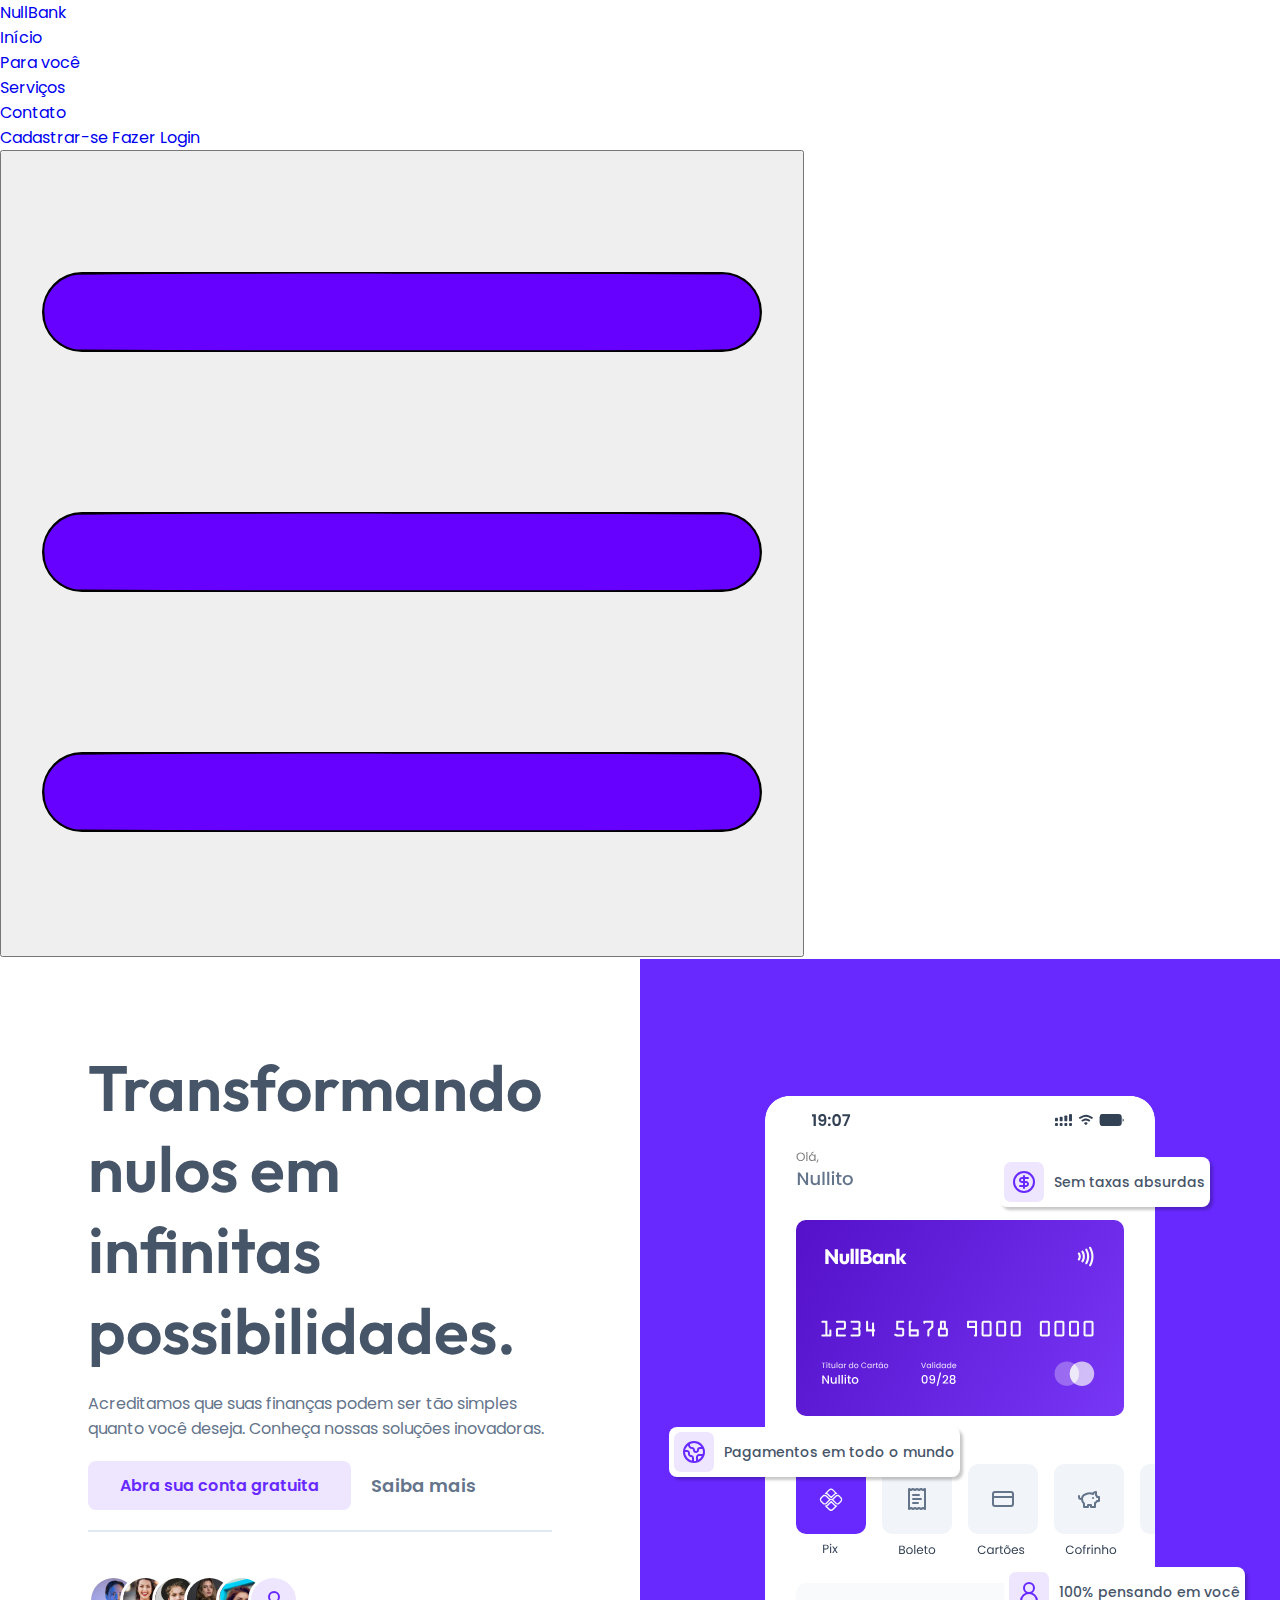
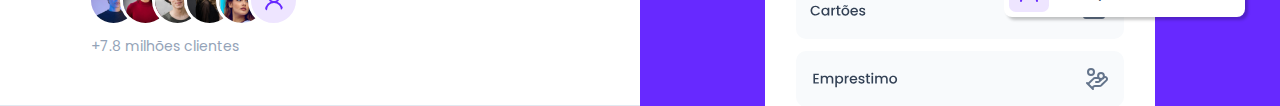
<file: index.html>
<!DOCTYPE html>
<html lang="en">
<head>
    <meta charset="UTF-8">
    <meta name="viewport" content="width=device-width, initial-scale=1.0">
    <link rel="stylesheet" href="src/css/reset.css">
    <link rel="stylesheet" href="src/css/styles.css">
    <title>NullBank</title>
</head>
<body>
    <header class="header">
        <p id="logo"><a href="#">NullBank</a></p>
        <nav>
            <ul class="nav" class="display">
                <li><a href="#">Início</a></li>
                <li><a href="#">Para você</a></li>
                <li><a href="#">Serviços</a></li>
                <li><a href="#">Contato</a></li>
            </ul>
        </nav>
        <div class="access">
            <a href="#" class="register">Cadastrar-se</a>
            <a href="#" class="login">Fazer Login</a>
        </div>
        <button class="nav-icon">
            <img src="src/icons/menu.svg" alt="menu">
        </button>
    </header>
    <main class="container">
        <section class="presentation">
            <div class="presentation-1">
                <h1 class="main-text">Transformando nulos em infinitas possibilidades.</h1>
                <p>Acreditamos que suas finanças podem ser tão simples quanto você deseja. Conheça nossas soluções inovadoras.</p>
                <div class="options">
                    <a href="#" class="open-account">Abra sua conta gratuita</a>
                    <a href="#" class="find-more">Saiba mais</a>
                </div>
                <hr>
                <div class="clients">
                    <img src="src/images/client-1.png" alt="client portrait">
                    <img src="src/images/client-2.png" alt="client portrait">
                    <img src="src/images/client-3.png" alt="client portrait">
                    <img src="src/images/client-4.png" alt="client portrait">
                    <img src="src/images/client-5.png" alt="client portrait">
                    <img src="src/icons/user-round.svg" alt="customer icon" id="user-icon">
                    <p>+7.8 milhões clientes</p>
                </div>
            </div>

            <div class="presentation-2">
                <div class="absolute-items">
                    <div class="absolute-item abs-item-1">
                        <img src="src/icons/circle-dollar-sign.svg" alt="dolar icon">
                        <span>Sem taxas absurdas</span>
                    </div>
                    <div class="absolute-item abs-item-2">
                        <img src="src/icons/earth.svg" alt="earth icon">
                        <span>Pagamentos em todo o mundo</span>
                    </div>
                    <div class="absolute-item abs-item-3">
                        <img src="src/icons/user-round.svg" alt="user icon">
                        <span>100% pensando em você</span>
                    </div>
                </div>
                <img src="src/images/app-1.svg" alt="NullBank app demo image" class="app-demo">
            </div>

    
        </section>
    </main>
    <footer>

    </footer>

    <script type="module" src="src/js/script.js"></script>
</body>
</html>
</file>
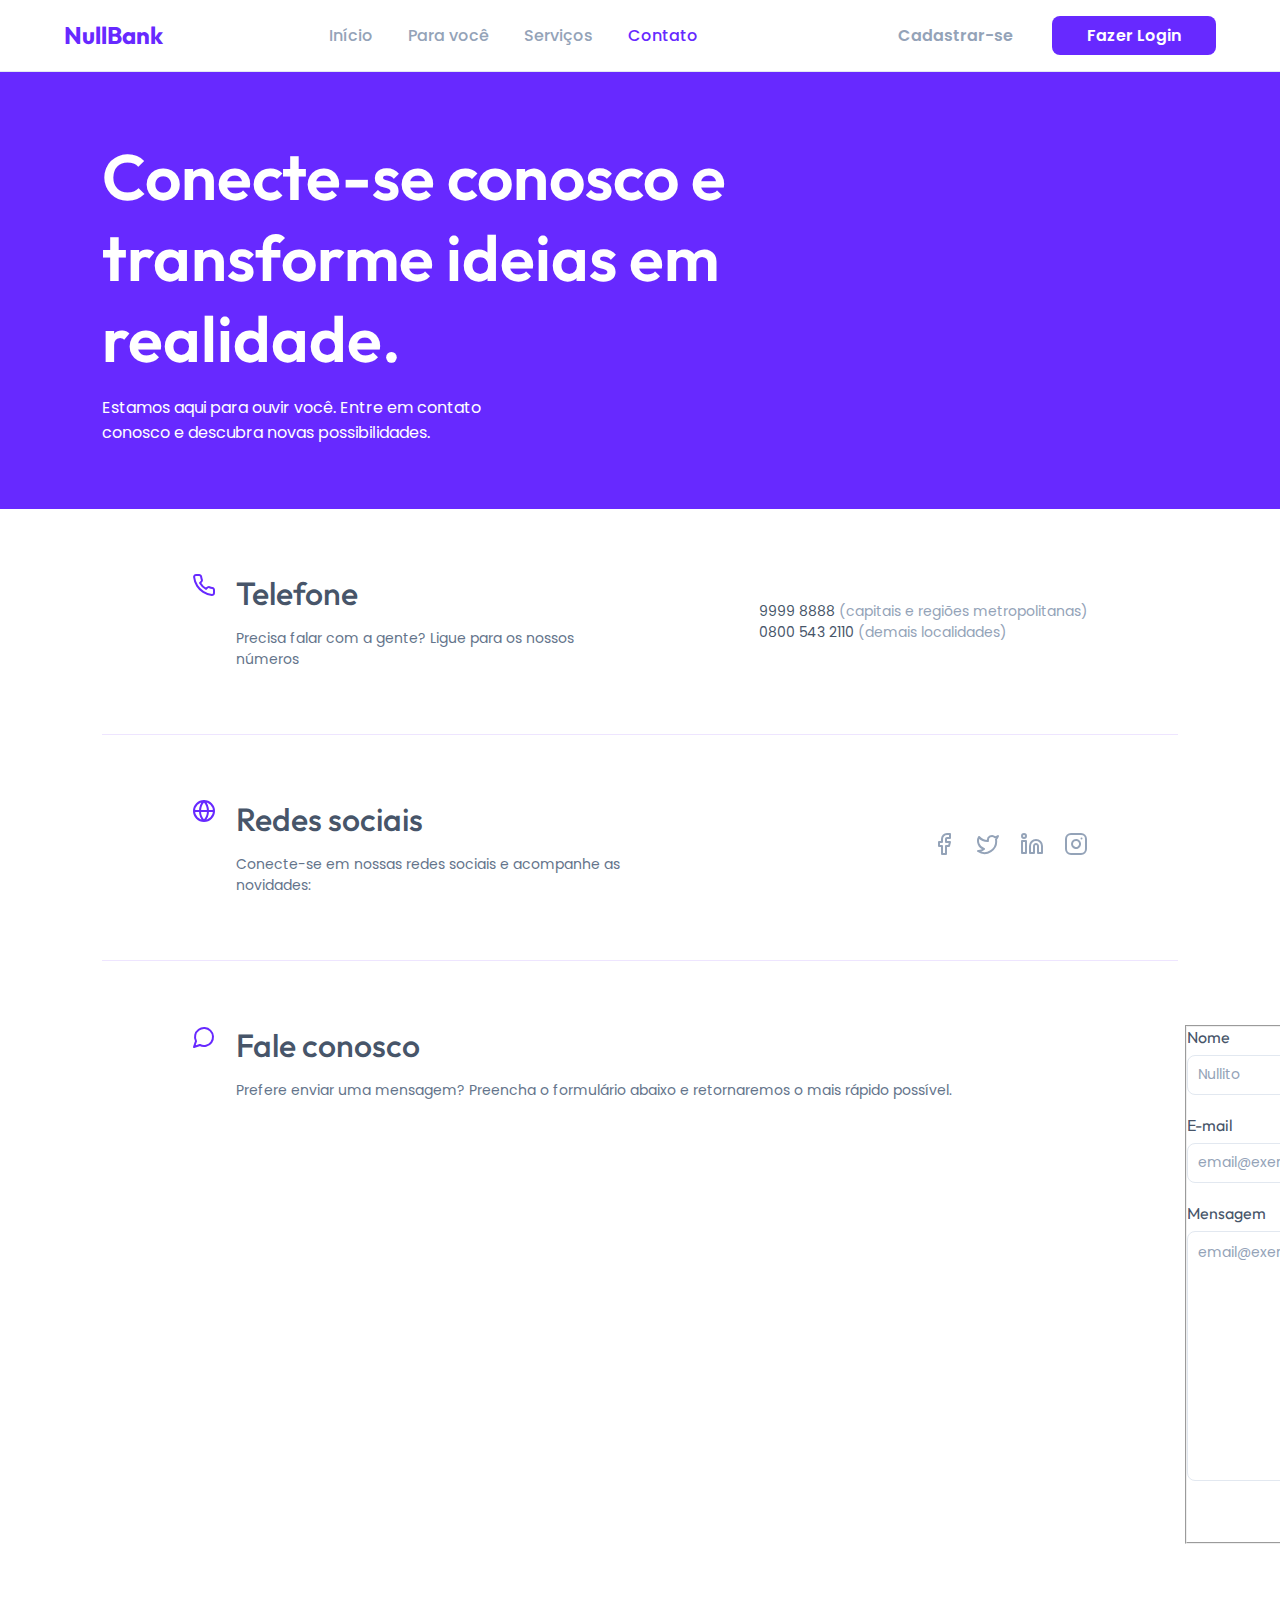
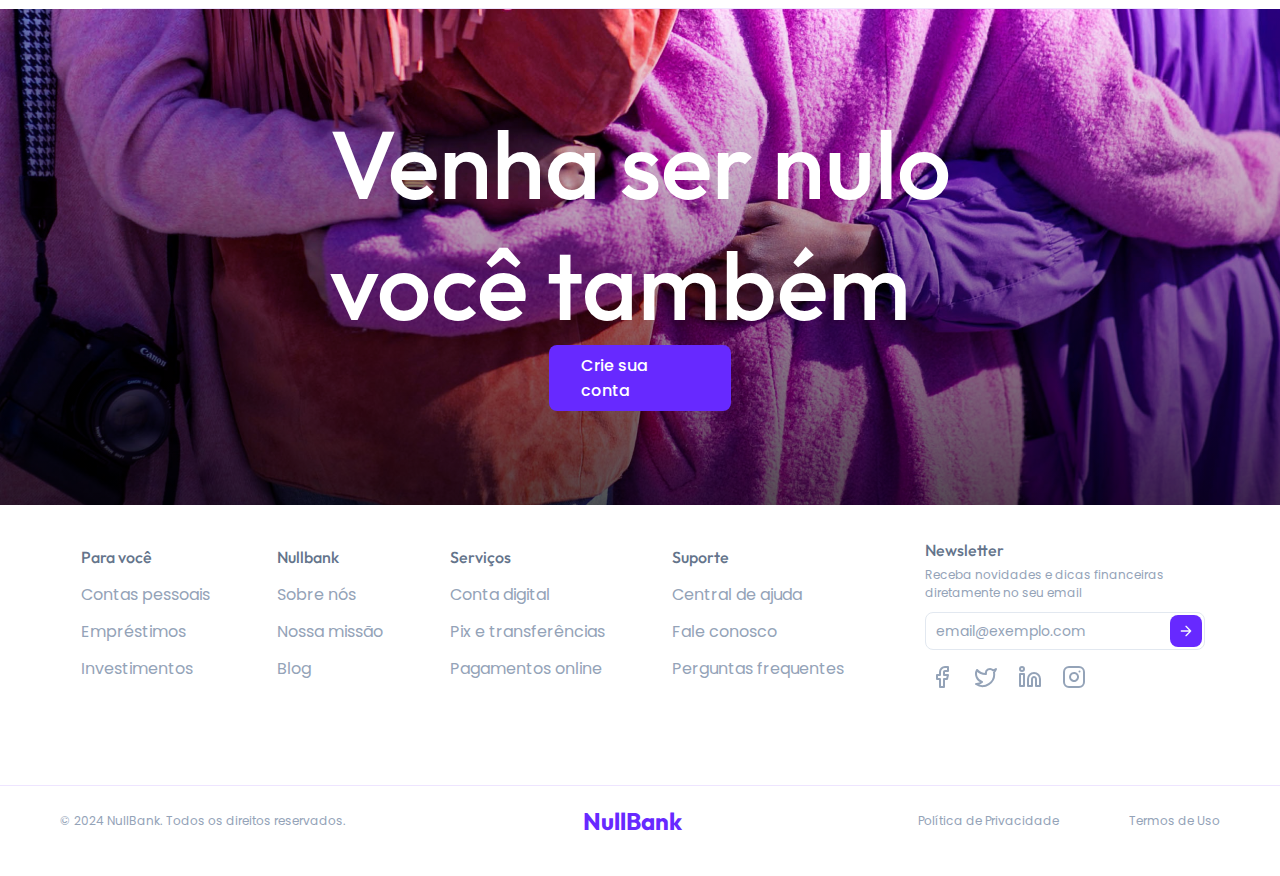
<file: contact/contact.html>
<!DOCTYPE html>
<html lang="en">
<head>
    <meta charset="UTF-8">
    <meta name="viewport" content="width=device-width, initial-scale=1.0">
    <link rel="stylesheet" href="../src/css/reset.css">
    <link rel="stylesheet" href="style.css">
    <title>NullBank Contato</title>
</head>
<body>
    <header-component></header-component>
    <main class="container">
        <section class="section-1-contact">
            <h4>Conecte-se conosco e transforme ideias em realidade.</h4>
            <p>Estamos aqui para ouvir você. Entre em contato conosco e descubra novas possibilidades.</p>
        </section>
        <section class="section-2-contact">
            <div class="contacts-sections">
                <div class="contacts-column-1">
                    <img src="../src/icons/phone.svg" alt="phone">
                    <div>
                        <h3>Telefone</h3>
                        <p>Precisa falar com a gente? Ligue para os nossos números</p>
                    </div>
                </div>
                <div class="contacts-column-2">
                    <p>9999 8888 <span>(capitais e regiões metropolitanas)</span></p>
                    <p>0800 543 2110 <span>(demais localidades)</span></p>
                </div>
            </div>
            <div class="contacts-sections">
                <div class="contacts-column-1">
                    <img src="../src/icons/globe.svg" alt="globe">
                    <div>
                        <h3>Redes sociais</h3>
                        <p>Conecte-se em nossas redes sociais e acompanhe as novidades:</p>
                    </div>
                </div>
                <div class="icons-social">
                    <a href="https://www.facebook.com/"><img src="../src/icons/facebook.svg" alt="facebook"></a>
                    <a href="https://x.com/?mx=2"><img src="../src/icons/twitter.svg" alt="twitter"></a>
                    <a href="https://www.linkedin.com/"><img src="../src/icons/linkedin.svg" alt="linkedin"></a>
                    <a href="https://www.instagram.com/"><img src="../src/icons/instagram.svg" alt="instagram"></a>
                </div>
            </div>
            <div class="contacts-sections">
                <div class="contacts-column-1 talk-to-us">
                    <img src="../src/icons/message-circle.svg" alt="message">
                    <div>
                        <h3>Fale conosco</h3>
                        <p>Prefere enviar uma mensagem? Preencha o formulário abaixo e retornaremos o mais rápido possível.</p>
                    </div>
                </div>
                <div>
                    <form id="form-1" novalidate>
                        <fieldset>
                            <div class="full-name">
                                <div class="items">
                                    <label for="name">Nome</label>
                                    <input type="text" id="name" placeholder="Nullito">
                                    <span class="error-name">Nome deve conter apenas letras</span>
                                </div>
                                <div class="items">
                                    <label for="last-name">Sobrenome</label>
                                    <input type="text" id="last-name" placeholder="Da Silva">
                                    <span class="error-last-name">Sobrenome deve conter apenas letras</span>
                                </div>
                            </div>
                            <div class="items">
                                <label for="email">E-mail</label>
                                <input type="email" id="email" placeholder="email@exemplo.com">
                                <span class="error-email">Você precisa digitar um email válido</span>
                            </div>
                            <div class="items">
                                <label for="message">Mensagem</label>
                                <textarea name="message" id="message" class="message" placeholder="email@exemplo.com"></textarea>
                                <span class="error-message">Mensagem deve conter pelo menos 20 cacteres</span>
                            </div>
                          
                            <input type="submit" id="submit-btn" class="btn-submit" value="Enviar mensagem">
                        </fieldset>
                    </form>
                </div>
            </div>
        </section>

        <section class="create-account">
            <h4>Venha ser nulo<br>você também</h4>
            <a href="#" class="create-account-btn">Crie sua conta</a>
        </section>
    </main>
    
    <footer-component></footer-component>

    <script type="module" src="script.js"></script>
    <script type="module" src="../header/component.js"></script>
    <script type="module" src="../footer/component.js"></script>
</body>
</html>
</file>
<file: src/css/styles.css>
@import url('https://fonts.googleapis.com/css2?family=Outfit:wght@100..900&family=Poppins:ital,wght@0,100;0,200;0,300;0,400;0,500;0,600;0,700;0,800;0,900;1,100;1,200;1,300;1,400;1,500;1,600;1,700;1,800;1,900&display=swap');

:root {
    --slate-50-color: #F8FAFC;
    --slate-200-color: #E2E8F0;
    --slate-400-color: #94A3B8;
    --slate-500-color: #64748B;
    --slate-600-color: #475569;
    --primary-100-color: #F3F2FF;
    --primary-200-color: #EEE5FF;
    --primary-500-color: #6729FF;

  }
html {
    font-family: "Poppins", serif;
}
@import url('https://fonts.googleapis.com/css2?family=Outfit:wght@100..900&family=Poppins:ital,wght@0,100;0,200;0,300;0,400;0,500;0,600;0,700;0,800;0,900;1,100;1,200;1,300;1,400;1,500;1,600;1,700;1,800;1,900&display=swap');

:root {
    --slate-50-color: #F8FAFC;
    --slate-200-color: #E2E8F0;
    --slate-400-color: #94A3B8;
    --slate-500-color: #64748B;
    --slate-600-color: #475569;
    --primary-100-color: #F3F2FF;
    --primary-200-color: #EEE5FF;
    --primary-500-color: #6729FF;

  }
html {
    font-family: "Poppins", serif;
}
/* section presentation */
.presentation {
    display: flex;
    flex-wrap: wrap;
}
.presentation-1 {
    border-bottom: 1px solid var(--slate-200-color);
    display: flex;
    flex-direction: column;
    color: var(--slate-500-color);
    justify-content: space-evenly;
    gap: 20px;
}
.presentation-1, .presentation-2 {
    padding: 88px 88px 0 88px;
    flex: 1 0 49vw;
}

.options {
    display: flex;
    justify-content: start;
    gap: 20px;
    align-items: center;
}
.main-text{
    color: var(--slate-600-color);
    font-family: "Outfit", serif;
    font-size: 64px;
    font-weight: 600;
}
@media (max-width: 768px) {
    .presentation-1, .presentation-2 {
        padding: 50px 50px 0 50px;
    }
    .main-text {
        font-size: 50px;
    }
}
.presentation-2 {
    background-color: var(--primary-500-color);
    display: flex;
    justify-content: center;
}
.presentation-2 img {
    max-width: 400px;
}
.clients {
    margin: 23px 23px 45px 23px;
}
.clients img, .clients p {
    border-radius: 50%;
    margin-left: -23px;
    border: solid 3px #fff;
    color: var(--slate-400-color);
    font-size: 14px;
}
#user-icon{
    background-color: var(--primary-200-color);
    padding: 10.5px;
}
.open-account {
    color: var(--primary-500-color);
    background-color: var(--primary-200-color);
    font-size: 16px;
    padding: 12px 32px;
    border-radius: 8px;

}
.find-more {
    color: var(--slate-500-color);
    font-size: 18px
}
.open-account , .find-more {
    font-weight: 600;
}

hr {
    border:1px solid var(--slate-200-color);
}
.absolute-item {
    position: absolute;
    background-color: #FFF;
    color: var(--slate-600-color);
    font-size: 14px;
    font-weight: 450;
    padding: 5px;
    border-radius: 8px;
    display: flex;
    align-items: center;
    gap: 10px
}
.absolute-item img {
    background-color: var(--primary-200-color);
    padding: 8px;
    border-radius: 6.83px;
}
.absolute-items {
    position: absolute;
    width: 50%;
}
@media (max-width: 1229px) {
   
    .absolute-items {
        width: 100%;
    }
    .abs-item-1 {
        right: 250px;
        top: 95px;
        box-shadow: 3px 3px 3px rgba(0, 0, 0, 0.219);
    }
    .abs-item-2 {
        left: 250px;
        top: 330px;
        box-shadow: 3px 3px 3px rgba(0, 0, 0, 0.219);
    }
    .abs-item-3 {
        right: 240px;
        top: 460px;
        box-shadow: 3px 3px 3px rgba(0, 0, 0, 0.219);
    }
}

@media (min-width: 1230px) {
   
    .abs-item-1 {
        right: 70px;
        top: 110px;
        box-shadow: 3px 3px 3px rgba(0, 0, 0, 0.219);
    }
    .abs-item-2 {
        right: 320px;
        top: 380px;
        box-shadow: 3px 3px 3px rgba(0, 0, 0, 0.219);
    }
    .abs-item-3 {
        right: 35px;
        top: 520px;
        box-shadow: 3px 3px 3px rgba(0, 0, 0, 0.219);
    }
}
@media (min-width: 1440px) {
   
    .abs-item-1 {
        right: 100px;
        top: 95px;
        box-shadow: 3px 3px 3px rgba(0, 0, 0, 0.219);
    }
    .abs-item-2 {
        right: 420px;
        top: 330px;
        box-shadow: 3px 3px 3px rgba(0, 0, 0, 0.219);
    }
    .abs-item-3 {
        right: 35px;
        top: 460px;
        box-shadow: 3px 3px 3px rgba(0, 0, 0, 0.219);
    }
}
@media (min-width: 1700px) {
   
    .abs-item-1 {
        right: 150px;
        top: 95px;
        box-shadow: 3px 3px 3px rgba(0, 0, 0, 0.219);
    }
    .abs-item-2 {
        right: 470px;
        top: 330px;
        box-shadow: 3px 3px 3px rgba(0, 0, 0, 0.219);
    }
    .abs-item-3 {
        right: 85px;
        top: 460px;
        box-shadow: 3px 3px 3px rgba(0, 0, 0, 0.219);
    }
}
.app-demo {
    align-self: flex-end;
}

/* section-2 */
.credit-cards {
    display: flex;
    flex-direction: row;
    padding: 88px 88px 0 88px;
    gap: 60px;
    color: var(--slate-500-color);
}
.credit-cards .credit-column-1 {
    display: flex;
    flex-direction: column;
    flex: 0 0 435px;
    gap: 16px;
}
.credit-cards .credit-column-2 {
    display: flex;
    flex-wrap: wrap;
    gap: 16px;
}
.credit-column-1 a {
    display: flex;
    align-items: center;
    gap: 12px;
    font-weight: 500;
}
.credit-cards span , .credit-cards a, .credit-cards .credit-column-1 h2{
    color: var(--primary-500-color);
}
.credit-cards span {
    font-weight: 600;
}
.credit-cards h2 {
    font-size: 16px;
    letter-spacing: 2px;
}
.credit-cards h3 {
    font-size: 40px;
    font-weight: 600;
}
.credit-cards h3, .credit-cards .b5 p{
    color: var(--slate-600-color);
}
.card-benefits {
    padding: 20px;
    border: 1px solid var(--slate-200-color);
    border-radius: 8px;
}
.b1 , .b4 {
    flex: 1 1 395px;

}
.b2 , .b3 {
    flex: 1 1 330px;
}
.b5 {
    width: 100%;
}
.align-span{
    display: flex;
    align-items: center;
    gap: 16px;
    padding-bottom:12px;
}
.b4 img, .b3 img, .b2 img, .b1 img {
    background-color: var(--primary-200-color);
    padding: 8px;
    border-radius: 6.83px;
}
.b5 img {
    background-color: #FFF;
    padding: 8px;
    border-radius: 6.83px;
}
.b5 {
    background-color: var(--primary-100-color);
    display: flex;
    flex-direction: row;
    gap:30px
}
.align-rectangles{
    display: flex;
    flex-direction: column;
}
.rectangles {
    display: flex;
    align-self: flex-end;
}
.rectangle {
    width:164px;
    height: 120px;
    border-radius: 8px 8px 0px 0;
    margin-top: 40px;
    margin-bottom: -40px;
}
.rectangle-1 {
    transform: rotate(2.5deg);
    background-color: #FFF;
    margin-right: -60px;
    margin-top: 60px;

}
.rectangle-2 {
    transform: rotate(2.5deg);
    background-color: var(--primary-500-color);
    margin-right: 15px;
}

/* section 3 */
.app-1 {
    display: flex;
    justify-content: space-around;
    padding: 88px;
}
.information .info img{
    background-color: var(--primary-500-color);
    padding: 8px;
    border-radius: 8px;
}
.app-1 h2 {
    font-size: 16px;
    letter-spacing: 2px;
    color: var(--primary-500-color);
}
.app-1 h3 {
    font-size: 40px;
    font-weight: 600;
    color: var(--slate-600-color);
}
.app-1 p{
    color: var(--slate-500-color);
}
.app-1 span{
    color: var(--primary-500-color);
    font-weight: 600;
}
.app-1 .app-column-1 {
    height: 637px;
    display: flex;
}
.app-1 .information {
    display: flex;
    flex-direction: column;
    gap: 30px;
}
.app-1 .information .info {
    display: flex;
    gap: 20px;
    align-items: start;
}
.app-1 .app-column-1 .rectangle-app {
    height: 363px;
    width: 573px;
    border-radius: 20px;
    background-color: var(--primary-200-color);
    display: flex;
    justify-content: center;
    align-self: flex-end;
}
.app-1 .app-column-1 img {
    align-self: flex-end;
    box-shadow: 3px 3px 10px rgba(0, 0, 0, 0.082);
    border-radius: 20px 20px 0px 0px;
}
.app-1 .app-column-2 {
    display: flex;
    flex-direction: column;
    justify-content: space-around;
    padding: 20px;
    width: 35vw;
    gap: 16px;
}
.app-1 .app-column-2 .div-app {
    display: flex;
    flex-direction: column;
    gap: 16px;
}

/* cabeçalho */
.header-frame {
    margin: 0;
    width: 100%;
    height: 72px;
    border: none;
    border-bottom: 1px solid var(--slate-200-color);
    position: sticky;
    top: 0;
    z-index: 100;
}
@media (max-width: 1024px) {
    .header-frame {
        height: 200px;
    }
}
</file>
<file: contact/style.css>
@import url('https://fonts.googleapis.com/css2?family=Outfit:wght@100..900&family=Poppins:ital,wght@0,100;0,200;0,300;0,400;0,500;0,600;0,700;0,800;0,900;1,100;1,200;1,300;1,400;1,500;1,600;1,700;1,800;1,900&display=swap');

:root {
    --slate-50-color: #F8FAFC;
    --slate-200-color: #E2E8F0;
    --slate-400-color: #94A3B8;
    --slate-500-color: #64748B;
    --slate-600-color: #475569;
    --primary-100-color: #F3F2FF;
    --primary-200-color: #EEE5FF;
    --primary-500-color: #6729FF;

  }
html {
    font-family: "Poppins", serif;
}
.section-1-contact {
    display: flex;
    flex-direction: column;
    font-size: 16px;
    padding: 64px 8%;
    background-color: var(--primary-500-color);
    color: #FFFFFF;
    gap: 16px;
    
}
.section-1-contact h4 {
    font-family: "Outfit", serif;
    font-size: 64px;
    font-weight: 600;
    width: 65vw;
}
.section-1-contact p {
    max-width: 416px;
}
.contacts-sections {
    display: flex;
    padding: 64px 7%;
    justify-content: space-between;
    align-items: center;
    border-bottom: 1px solid var(--primary-200-color);
    margin: 0px 8%;
    gap: 97px;
}
.section-form {
    flex-wrap: wrap;
    padding-bottom: 8%;
}
.talk-to-us {
    align-self: flex-start;
}
.contacts-sections p {
    font-size: 14px;
    color: var(--slate-500-color);
}
.contacts-sections h3 {
    font-family: "Outfit", serif;
    font-size: 32px;
    font-weight: 500;
    color: var(--slate-600-color);
    margin-bottom: 15px;
}

.contacts-column-1 {
    display: flex;
    align-items: flex-start;
    flex: 0.5 0.5 318px;
    gap: 20px;
} 
.contacts-column-2 p {
    color: var(--slate-600-color);
} 
.contacts-column-2 span {
    color: var(--slate-400-color);
} 

.icons-social {
    display: flex;
    gap: 20px;
}

form fieldset {
    display: flex;
    flex-direction: column;
    /* width: 593px; */
    color: var(--slate-600-color);
    font-family: "Outfit", serif;
    font-size: 16px;
    justify-content: space-evenly;
    gap: 20px;
}

form fieldset .items {
    display: flex;
    flex-direction: column;
    gap: 8px;
}
form fieldset .full-name .items {
    width: 47%;
}

form fieldset .full-name {
    display: flex;
    justify-content: space-between;
}

form fieldset input, .message{
    padding: 10px;
    border-radius: 8px;
    border: 1px solid var(--slate-200-color)
}

form fieldset .btn-submit {
    padding: 8px;
    border-radius: 8px;
    border: none;
    background-color: var(--primary-500-color);
    color: #FFFFFF;
    font-weight: 600;
    font-size: 16px;
    width: 215px;
    align-self: flex-end;
    background-image: url(../src/icons/arrow-rightW.svg);
    background-size: 24px;
    background-repeat: no-repeat;
    background-position: 175px;
    text-align: justify;
    padding-left: 20px;
    cursor:pointer;
}

form fieldset .message {
    height: 250px;
    resize: none;
}

form fieldset input::placeholder, form fieldset textarea::placeholder {
    color: var(--slate-400-color);
    font-family: "Poppins", serif;
    font-size: 14px;
}
form fieldset input, form fieldset textarea {
    outline: none;
    font-family: "Poppins", serif;
    font-size: 12px;
}
.error-name, .error-last-name, .error-email, .error-message{
    display: none;
}
.error-class {
    color: red;
    font-size: 12px;
    font-weight: 400;
    display: block;
}
.create-account {
    display: flex;
    flex-direction: column;
    align-items: center;
    justify-content: center;
    background-image: linear-gradient(to bottom, transparent 0%, #000000 150%), url(../src/images/Rectangle\ 3603.png);
    background-size: cover;
    height: 496px;
    background-position: center;
}
.create-account h4 {
    color: #FFFFFF;
    font-weight: 500;
    font-size: 96px;
    font-family: "Outfit", serif;
}
.create-account-btn {
    background-color: var(--primary-500-color);
    border-radius: 8px;
    padding: 8px 32px;
    width: 182px;
    font-weight: 500;
    color: #FFFFFF;
}

.class-form-validade-false {
    border:1.5px solid red;
}

.class-form-validade-true {
    border:1.5px solid var(--primary-500-color);
}
@media (min-width: 768px) {
    #form-1 {
       width: 593px;
    }
}
@media (max-width: 1439px) {
    .section-form {
        justify-content: center;
    }
    .talk-to-us {
        justify-self: start;
        flex: 0 0 100%;
    }
}
@media (max-width: 1024px) {
    .section-1-contact h4 {
        font-size: 50px;
    }
    .create-account h4 {
        font-size: 60px;
    }
}
@media (max-width: 762px) {
    .contacts-sections {
        flex-direction: column;
        gap: 20px;
        align-items: start;
    }
    .contacts-column-1 {
        flex: 0 0 auto;
    }
    .icons-social, .contacts-column-2 {
        align-self: center;
    }
    .create-account h4 {
        font-size: 50px;
    }
    .section-1-contact h4 {
        font-size: 40px;
    }
    #form-1 {
        width: 100%;
    }

    #form-1 fieldset .items{
        flex-direction: column;
        width: 100%;
    }
    #form-1 .full-name {
        flex-direction: column;
        gap: 18px;
    }
}
@media (max-width: 500px) {

    .section-1-contact h4 {
        font-size: 30px;
    }
}
.shipping-confirmation {
    position: absolute;
    height: 30vh;
    width: 50vw;
    background-color: var(--primary-500-color);
    display: flex;
    align-items: center;
    left: 25%;
    border-radius: 20px;
    justify-content: center;
    box-shadow: 5px 5px 5px rgba(0, 0, 0, 0.219);
    padding: 20px;
}
.shipping-confirmation p {
    color: #FFF;
    padding: 30px;
    font-weight: 500;
    font-size: 20px;
    line-height: 25px;
    font-family: "Outfit", serif;
    text-align: center;
}
.shipping-confirmation-display {
    display: none;
}
.email-client-message {
    color: var(--primary-200-color);
    font-size: 14px;
}
</file>
